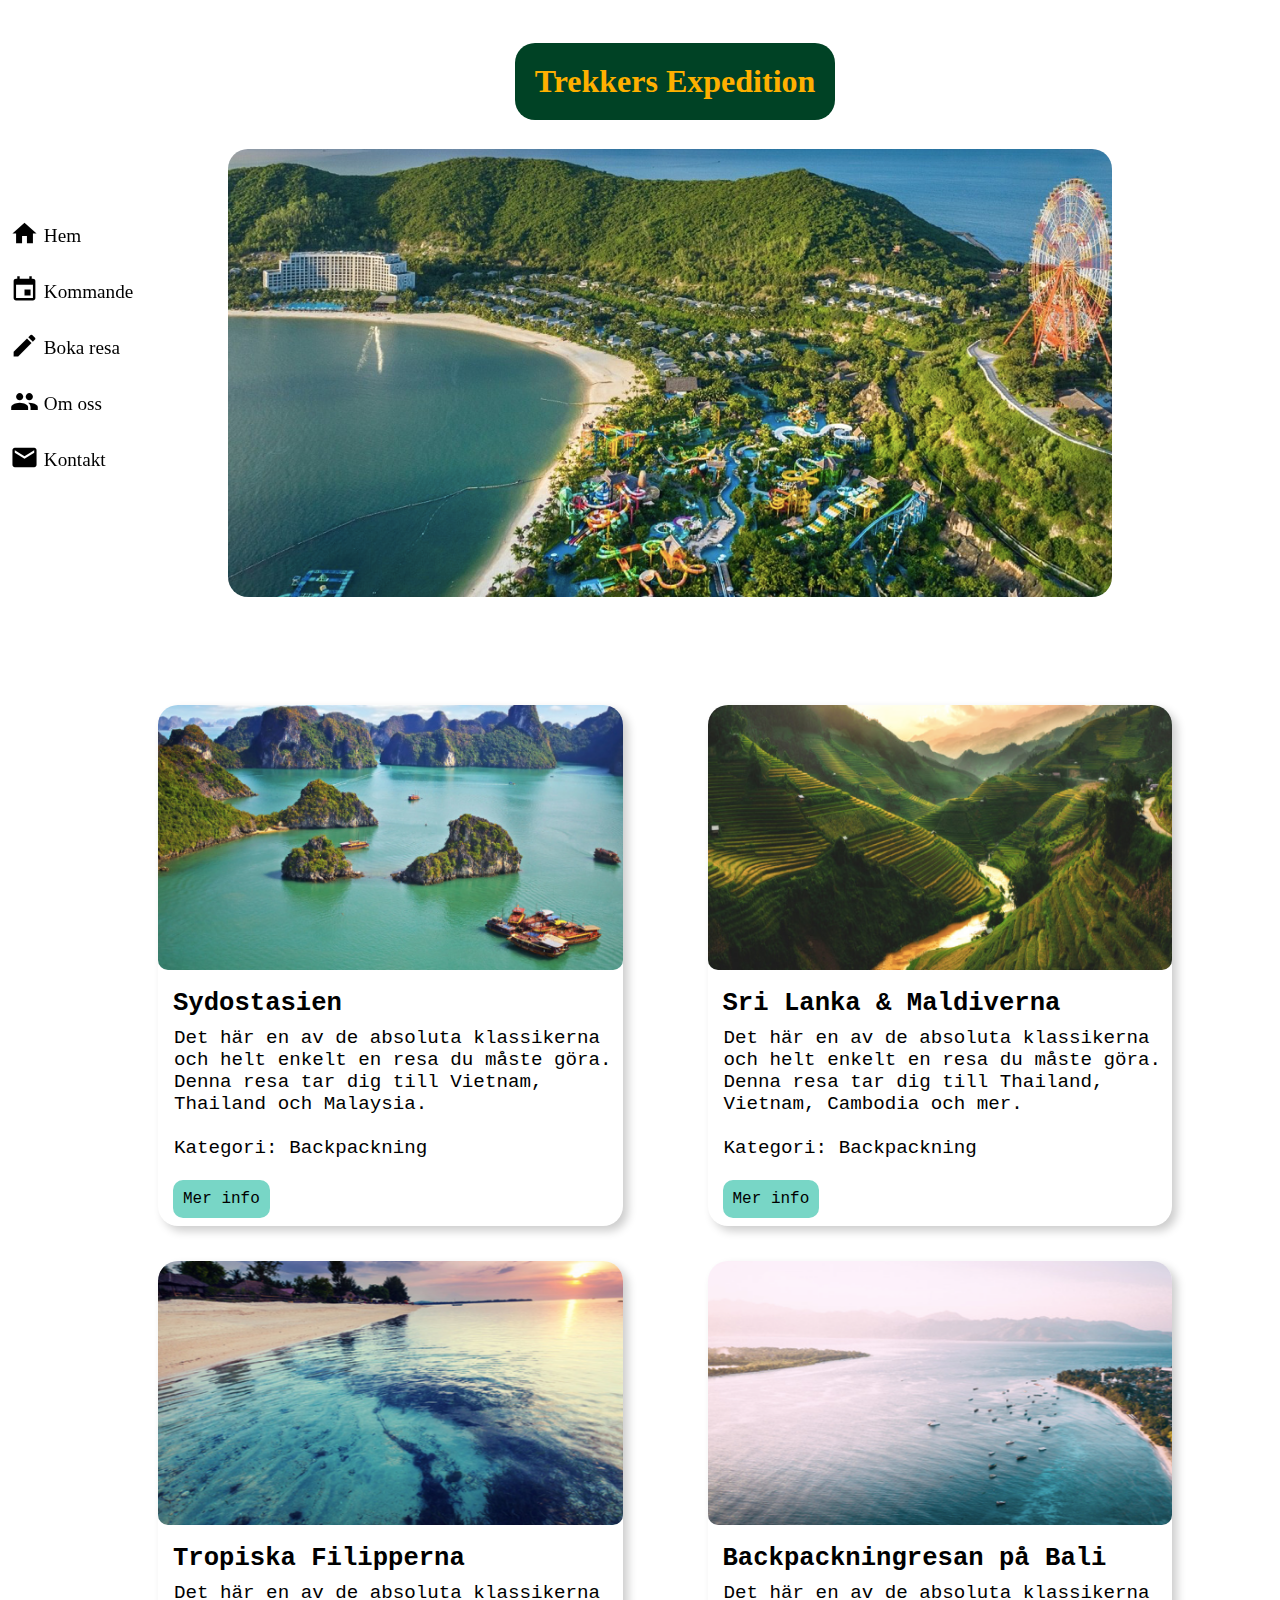
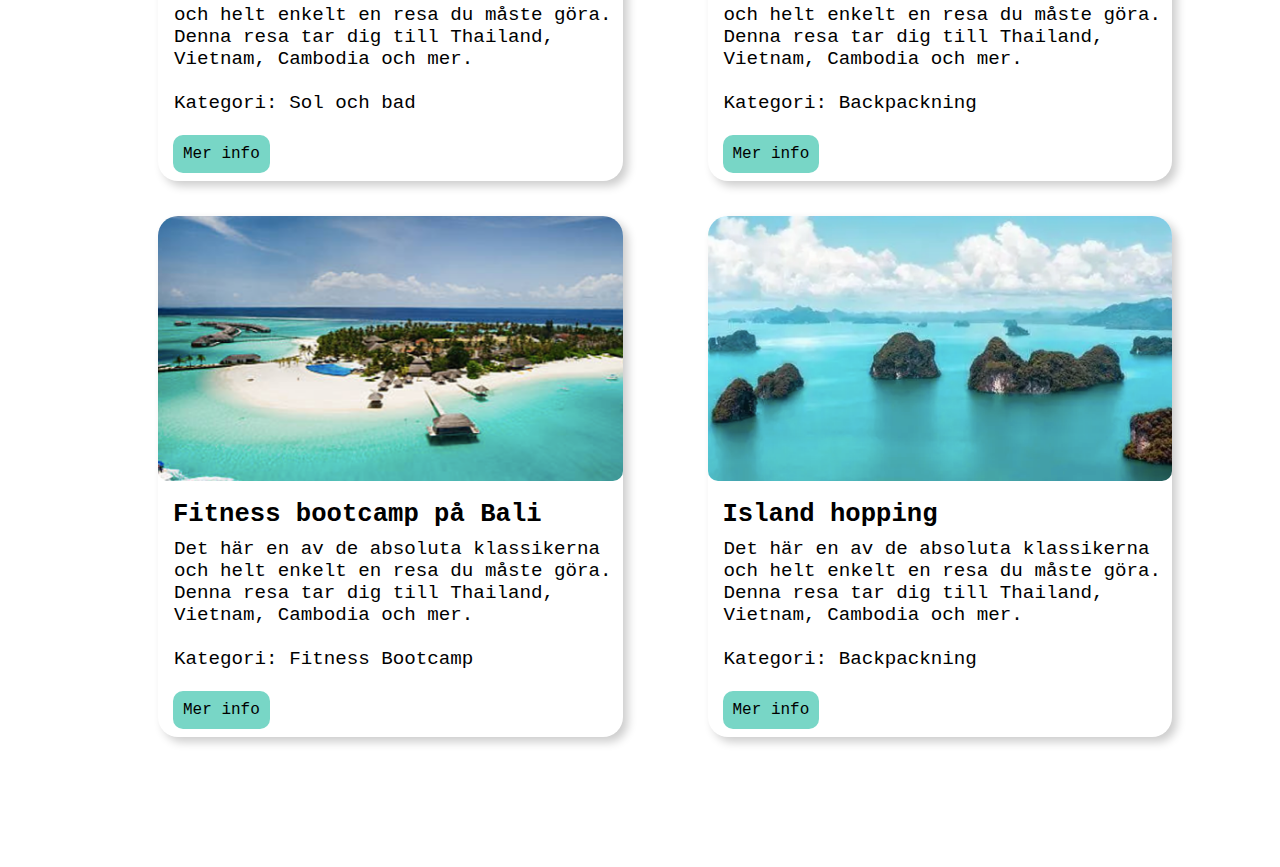
<file: 1.Mainwebsite/index.html>
<!DOCTYPE html>
<html lang="en">
<head>
    <link rel="stylesheet" href="https://fonts.googleapis.com/icon?family=Material+Icons">
    <link rel="stylesheet" href="styles.css">
    <link rel="stylesheet" href="styles.scss">
    <meta charset="UTF-8">
    <meta name="viewport" content="width=device-width, initial-scale=1.0">
    <title>Trekkers Expedition</title>
</head>
<body>
    <!-- Title and first image -->
    <header class="title">
        <h1>Trekkers Expedition</h1>
        <div class="title">
            <img class="header-image"
            src="/header.png" 
            alt="Ett berg med växtlighet och strand">
        </div>  
    </header>

    <!-- Side navigation -->
    <aside>
        <nav class="sidebar">
            <ul class="sidebar-menu">
                <!-- Link 1 -->
            <li class="links">
                <a href="/1.MainWebsite/index.html">
                    <span>
                        <i class="material-icons">home</i>
                    </span>
                    Hem
                </a>
            </li>
            <!-- Link 2 -->
            <li class="links">
                <a href="#">
                    <span>
                        <i class="material-icons">event</i>
                    </span>
                    Kommande
                </a>
            </li>
            
            <!-- Link 3 -->
            <li class="links">
                <a href="/3.EventForm/eventform.html">
                    <span>
                        <i class="material-icons">create</i>
                    </span>
                    Boka resa
                </a>
            </li>
            
            <!-- Link 4 -->
            <li class="links">
                <a href="/4.AboutUs/aboutus.html">
                    <span>
                        <i class="material-icons">people</i>
                    </span>
                    Om oss
                </a>
            </li>
            
            <!-- Link 5 -->
            <li class="links">
                <a href="#">
                    <span>
                        <i class="material-icons">email</i>
                    </span>
                    Kontakt
                </a>
            </li>
        </ul>    
    </nav>
</aside>

    <!-- Photo 1 -->
<main class="pic-container">
<div class="pic-item"> 
    <img src="/bild1.png" 
    alt="Hav öar med berg på">
    <p class="image-title">Sydostasien</p>
    <p class="image-details"><br>Det här en av de absoluta klassikerna och helt enkelt en resa du måste göra. Denna resa tar dig till Vietnam, Thailand och Malaysia. <br><br>Kategori: Backpackning<br></p>
    <a class="image-bookbutton" href="/2.EventDetailPage/detailpage.html">Mer info</a><br><br>
</div>

<!-- Photo 2 -->
<div class="pic-item"> 
    <img src="/bild2.png" 
    alt="Risfält med en å i mitten">
    <p class="image-title">Sri Lanka & Maldiverna</p>
    <p class="image-details"><br>Det här en av de absoluta klassikerna och helt enkelt en resa du måste göra. Denna resa tar dig till Thailand, Vietnam, Cambodia och mer.<br><br>Kategori: Backpackning<br>
    </p>
    <a class="image-bookbutton" href="/2.EventDetailPage/detailpage.html">Mer info</a><br><br> 
</div>

<!-- Photo 3 -->
<div class="pic-item"> 
    <img src="/bild3.png" 
    alt="Strand med klarblått vatten">
    <p class="image-title">Tropiska Filipperna</p>
    <p class="image-details"><br>Det här en av de absoluta klassikerna och helt enkelt en resa du måste göra. Denna resa tar dig till Thailand, Vietnam, Cambodia och mer. <br><br>Kategori: Sol och bad<br></p>
    <a class="image-bookbutton" href="/2.EventDetailPage/detailpage.html">Mer info</a><br><br>
</div>

<!-- Photo 4 -->
<div class="pic-item"> 
    <img src="/bild4.png" 
    alt="Havet i bali med båtar">
    <p class="image-title">Backpackningresan på Bali</p>
    <p class="image-details"><br>Det här en av de absoluta klassikerna och helt enkelt en resa du måste göra. Denna resa tar dig till Thailand, Vietnam, Cambodia och mer. <br><br>Kategori: Backpackning<br></p>
    <a class="image-bookbutton" href="/2.EventDetailPage/detailpage.html">Mer info</a><br><br>
</div>

<!-- Photo 5 -->
<div class="pic-item"> 
    <img src="/bild5.png" 
    alt="En ön i bali med finkornig strand med klarblått vatten">
    <p class="image-title">Fitness bootcamp på Bali</p>
    <p class="image-details"><br>Det här en av de absoluta klassikerna och helt enkelt en resa du måste göra. Denna resa tar dig till Thailand, Vietnam, Cambodia och mer. <br><br>Kategori: Fitness Bootcamp<br></p>
    <a class="image-bookbutton" href="/2.EventDetailPage/detailpage.html">Mer info</a><br><br>
</div>

<!-- Photo 6 -->
<div class="pic-item"> 
    <img src="/bild6.png" 
    alt="Flera mindre berg mitt i havet.">
    <p class="image-title">Island hopping</p>
    <p class="image-details"><br>Det här en av de absoluta klassikerna och helt enkelt en resa du måste göra. Denna resa tar dig till Thailand, Vietnam, Cambodia och mer. <br><br>Kategori: Backpackning<br></p>
    <a class="image-bookbutton" href="/2.EventDetailPage/detailpage.html">Mer info</a><br><br>
</div>
</main>
</file>
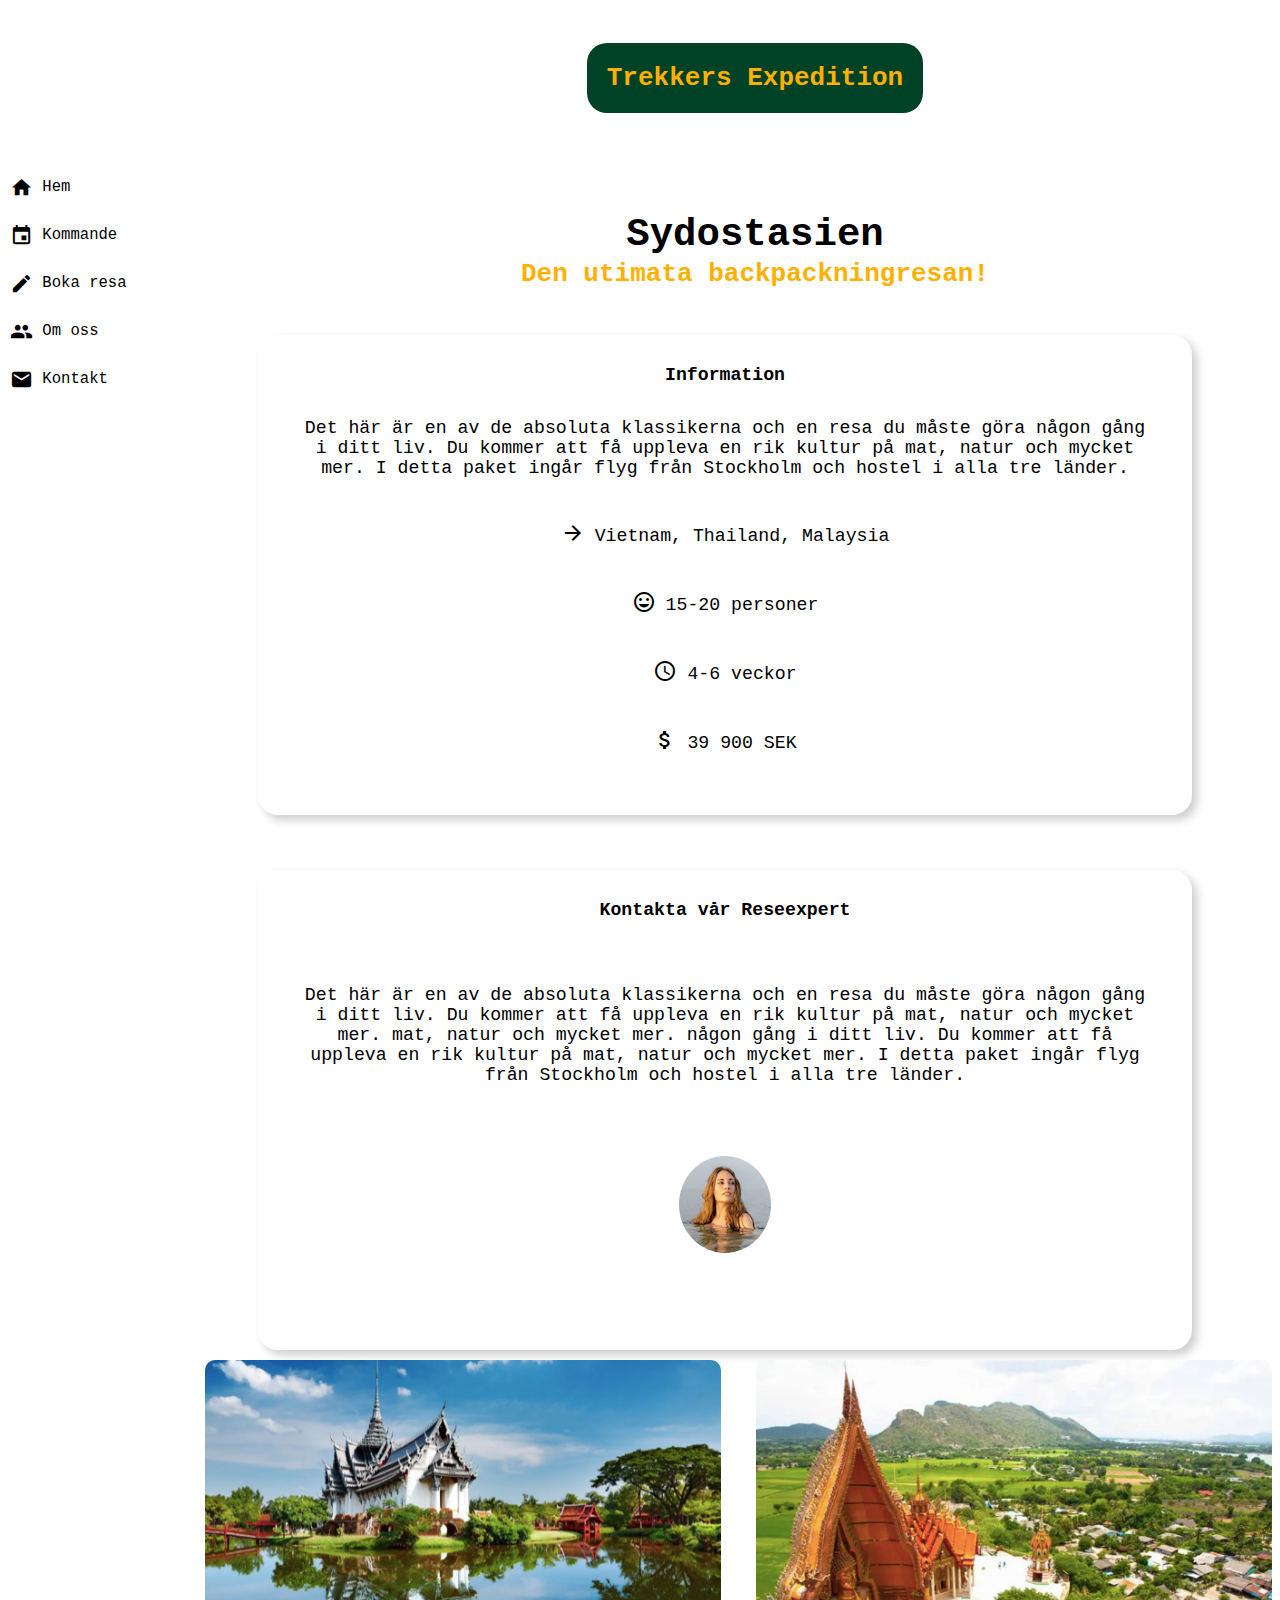
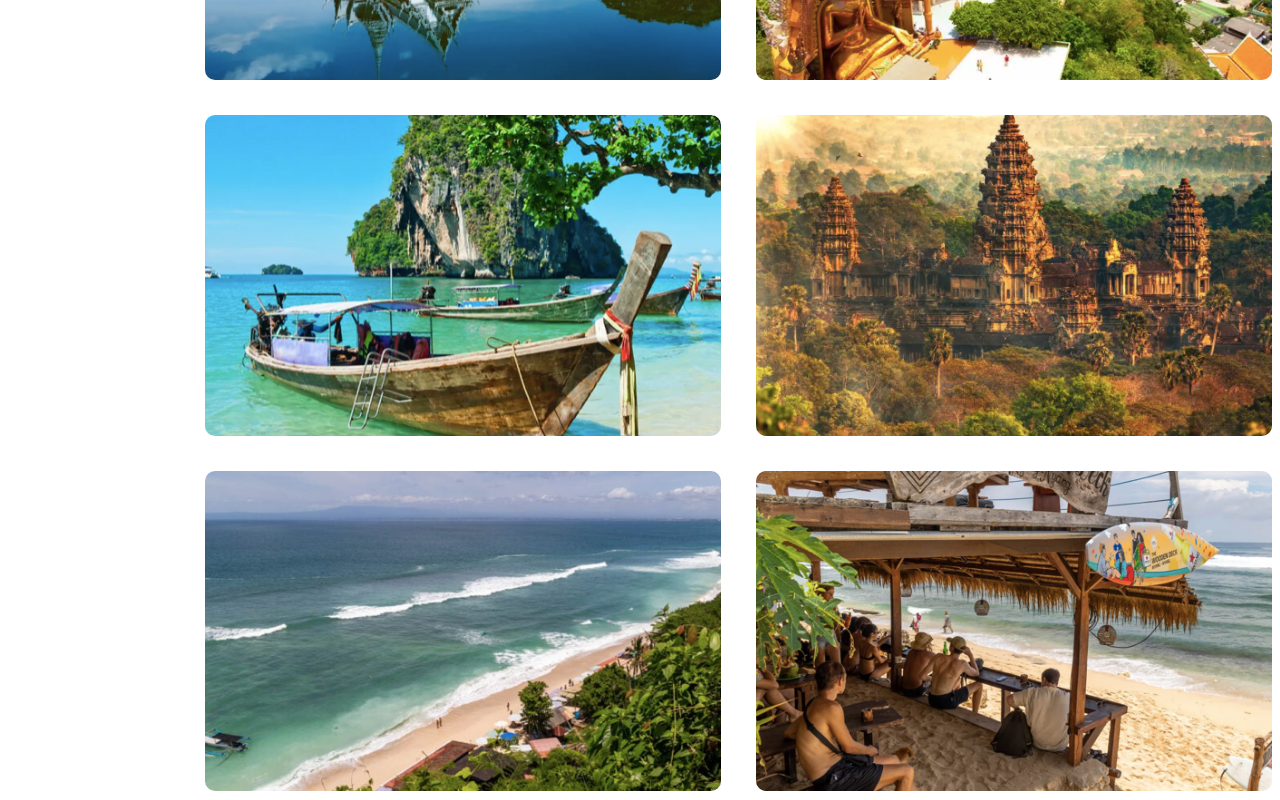
<file: 2. Event detail page/detailpage.html>
<!DOCTYPE html>
<html lang="en">
<head>
    <link rel="stylesheet" href="https://fonts.googleapis.com/icon?family=Material+Icons">
    <link rel="stylesheet" href="detailpage.scss">
    <link rel="stylesheet" href="detailpage.css">
    <meta charset="UTF-8">
    <meta name="viewport" content="width=device-width, initial-scale=1.0">
    <title>Trekkers Expedition</title>
</head>
<body>
    <header class="title">
        <h1>Trekkers Expedition</h1>
    </header>
    <h2>Sydostasien</h2>
    <div class="info-under-title">
        <p>
            Den utimata backpackningresan! 
        </p>
    </div>

    <!-- Side navigation -->
    <aside>
        <nav class="sidebar">
            <ul class="sidebar-menu">
                <!-- Link 1 -->
                <li class="links">
                    <a href="#" target="_blank">
                        <span>
                            <i class="material-icons">home</i>
                        </span>
                        Hem
                    </a>
                </li>
                <!-- Link 2 -->
                <li class="links">
                    <a href="#">
                        <span>
                            <i class="material-icons">event</i>
                        </span>
                        Kommande
                    </a>
                </li>
                
            <!-- Link 3 -->
            <li class="links">
                <a href="/3. Event form/eventform.html">
                    <span>
                        <i class="material-icons">create</i>
                    </span>
                    Boka resa
                </a>
            </li>
            
            <!-- Link 4 -->
            <li class="links">
                <a href="/4. About us/aboutus.html">
                    <span>
                        <i class="material-icons">people</i>
                    </span>
                    Om oss
                </a>
            </li>
            
            <!-- Link 5 -->
            <li class="links">
                <a href="#">
                    <span>
                        <i class="material-icons">email</i>
                    </span>
                    Kontakt
                </a>
            </li>
        </ul>    
    </nav>
</aside>
    
    <!-- Event Details Section -->
    <main class="event-details">
        <div class="event-details-list">
            <p class="event-detail-title">Information</p>
            <li>Det här är en av de absoluta klassikerna och en resa du måste göra någon gång i ditt liv. Du kommer att få uppleva en rik kultur på mat, natur och mycket mer. I detta paket ingår flyg från Stockholm och hostel i alla tre länder.</li>
            <li><i class="material-icons">arrow_forward</i>Vietnam, Thailand, Malaysia</li>
            <li><i class="material-icons">insert_emoticon</i>15-20 personer</li>
            <li><i class="material-icons">access_time</i>4-6 veckor</li>
            <li><i class="material-icons">attach_money</i>39 900 SEK</li>
        </div>

        <div class="event-details-list">
            <p class="event-detail-title1">Kontakta vår Reseexpert</p>
            <p class="reseexpert-p">Det här är en av de absoluta klassikerna och en resa du måste göra någon gång i ditt liv. Du kommer att få uppleva en rik kultur på mat, natur och mycket mer. mat, natur och mycket mer. någon gång i ditt liv. Du kommer att få uppleva en rik kultur på mat, natur och mycket mer. I detta paket ingår flyg från Stockholm och hostel i alla tre länder.</p>
            <img class="reseexpert-img" src="/bild22.png" alt="Reseexpert"> 
        </div>
    </main>

    <!-- Main Feed Section -->
    <div class="main-feed">
        <img src="/1bild.png" alt="Ett hus omringat med vatten och växlighet">
        <img src="/2bild.png" alt="En stor Buddha med små hus framför">
        <img src="/3bild.png" alt="Båt i klarblått vatten">
        <img src="/4bild.png" alt="Ett tempel med solnedgång bakom">
        <img src="/5bild.png" alt="Strand med turkos vatten med vågor">
        <img src="/6bild.png" alt="Bar på strand">
    </div>
</body>
</html>
</file>
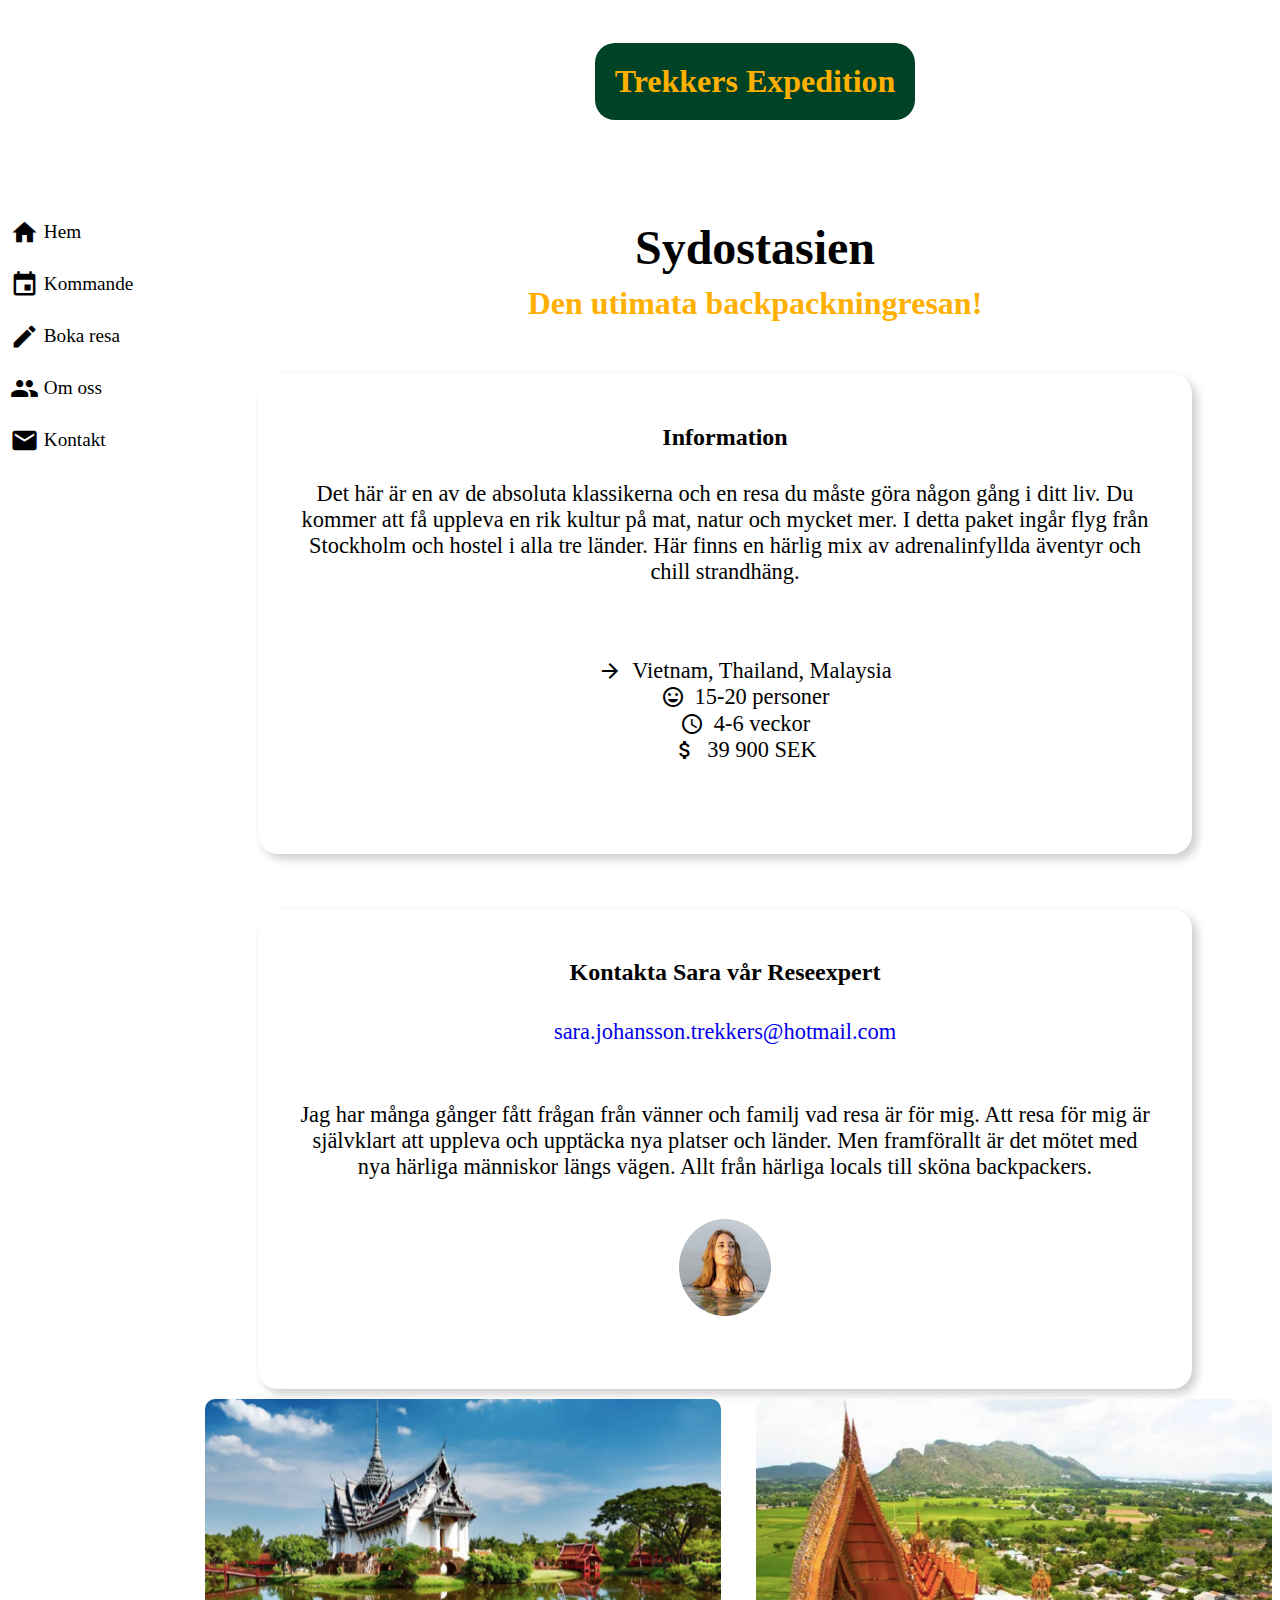
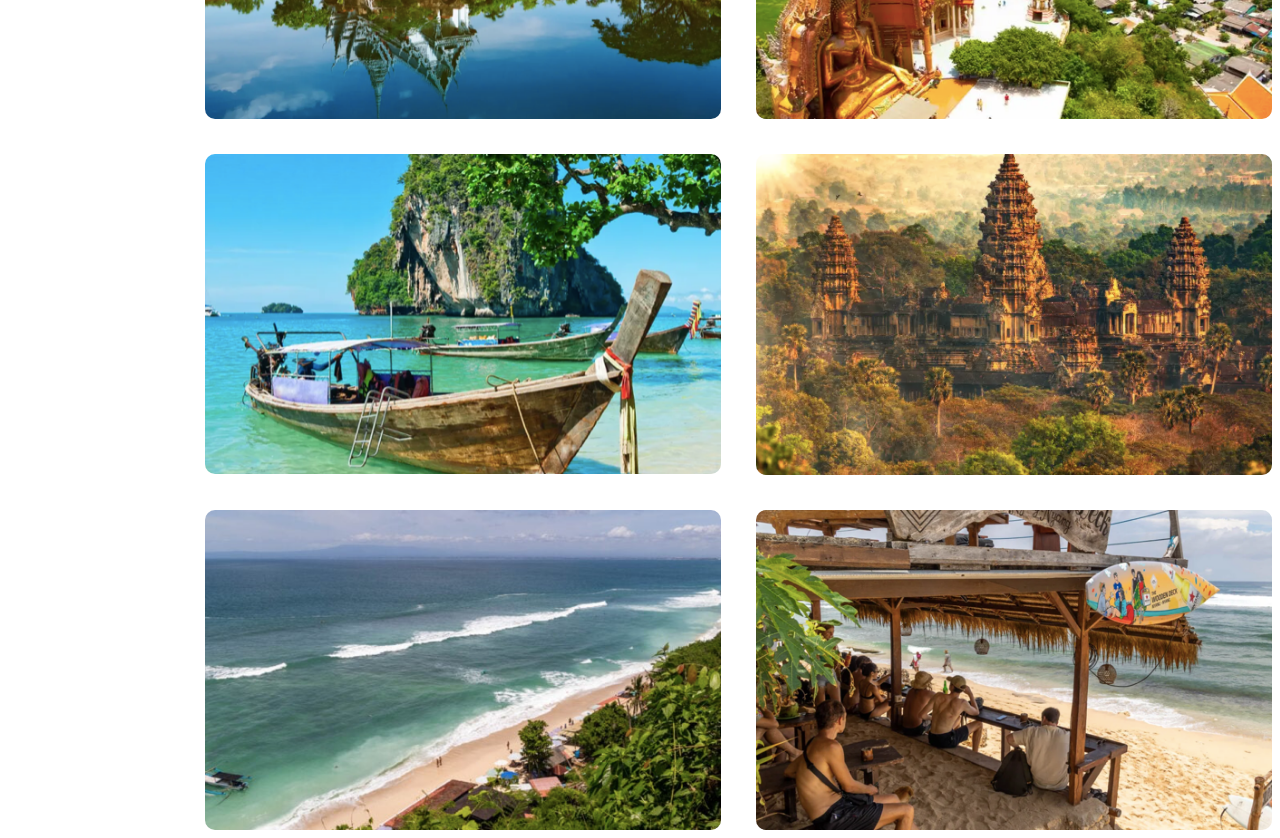
<file: 2.EventDetailPage/detailpage.html>
<!DOCTYPE html>
<html lang="en">
<head>
    <link rel="stylesheet" href="https://fonts.googleapis.com/icon?family=Material+Icons">
    <link rel="stylesheet" href="detailpage.scss">
    <link rel="stylesheet" href="detailpage.css">
    <meta charset="UTF-8">
    <meta name="viewport" content="width=device-width, initial-scale=1.0">
    <title>Trekkers Expedition</title>
</head>
<body>
    <header class="title">
        <h1>Trekkers Expedition</h1>
    </header>
    <h2>Sydostasien</h2>
    <div class="info-under-title">
        <p>
            Den utimata backpackningresan! 
        </p>
    </div>

    <!-- Side navigation -->
    <aside>
        <nav class="sidebar">
            <ul class="sidebar-menu">
                <!-- Link 1 -->
                <li class="links">
                    <a href="/1.MainWebsite/index.html">
                        <span>
                            <i class="material-icons">home</i>
                        </span>
                        Hem
                    </a>
                </li>
                <!-- Link 2 -->
                <li class="links">
                    <a href="#">
                        <span>
                            <i class="material-icons">event</i>
                        </span>
                        Kommande
                    </a>
                </li>
                
            <!-- Link 3 -->
            <li class="links">
                <a href="/3.EventForm/eventform.html">
                    <span>
                        <i class="material-icons">create</i>
                    </span>
                    Boka resa
                </a>
            </li>
            
            <!-- Link 4 -->
            <li class="links">
                <a href="/4.AboutUs/aboutus.html">
                    <span>
                        <i class="material-icons">people</i>
                    </span>
                    Om oss
                </a>
            </li>
            
            <!-- Link 5 -->
            <li class="links">
                <a href="#">
                    <span>
                        <i class="material-icons">email</i>
                    </span>
                    Kontakt
                </a>
            </li>
        </ul>    
    </nav>
</aside>
    
    <!-- Event Details Section -->
    <main class="event-details">
        <div class="event-details-list">
            <h2>Information</h2>
            <p class="information-under-title">Det här är en av de absoluta klassikerna och en resa du måste göra någon gång i ditt liv. Du kommer att få uppleva en rik kultur på mat, natur och mycket mer. I detta paket ingår flyg från Stockholm och hostel i alla tre länder.  Här finns en härlig mix av adrenalinfyllda äventyr och chill strandhäng.</p>
            <ul>
                <li><i class="material-icons">arrow_forward</i>Vietnam, Thailand, Malaysia</li>
                <li><i class="material-icons">insert_emoticon</i>15-20 personer</li>
                <li><i class="material-icons">access_time</i>4-6 veckor</li>
                <li><i class="material-icons">attach_money</i>39 900 SEK</li>
            </ul>
        </div>

        <div class="event-details-list">
            <h2>Kontakta Sara vår Reseexpert</h2>
            <a href="mailto:sara.johansson.trekkers.@hotmail.com">sara.johansson.trekkers@hotmail.com</a>
            <p class="reseexpert-p">Jag har många gånger fått frågan från vänner och familj vad resa är för mig. Att resa för mig är självklart att uppleva och upptäcka nya platser och länder. Men framförallt är det mötet med nya härliga människor längs vägen. Allt från härliga locals till sköna backpackers.</p>
            <img class="reseexpert-img" src="/bild22.png" alt="Reseexpert"> 
        </div>
    </main>

    <!-- Main Feed Section -->
    <div class="main-feed">
        <img src="/1bild.png" alt="Ett hus omringat med vatten och växlighet">
        <img src="/2bild.png" alt="En stor Buddha med små hus framför">
        <img src="/3bild.png" alt="Båt i klarblått vatten">
        <img src="/4bild.png" alt="Ett tempel med solnedgång bakom">
        <img src="/5bild.png" alt="Strand med turkos vatten med vågor">
        <img src="/6bild.png" alt="Bar på strand">
    </div>
</body>
</html>
</file>
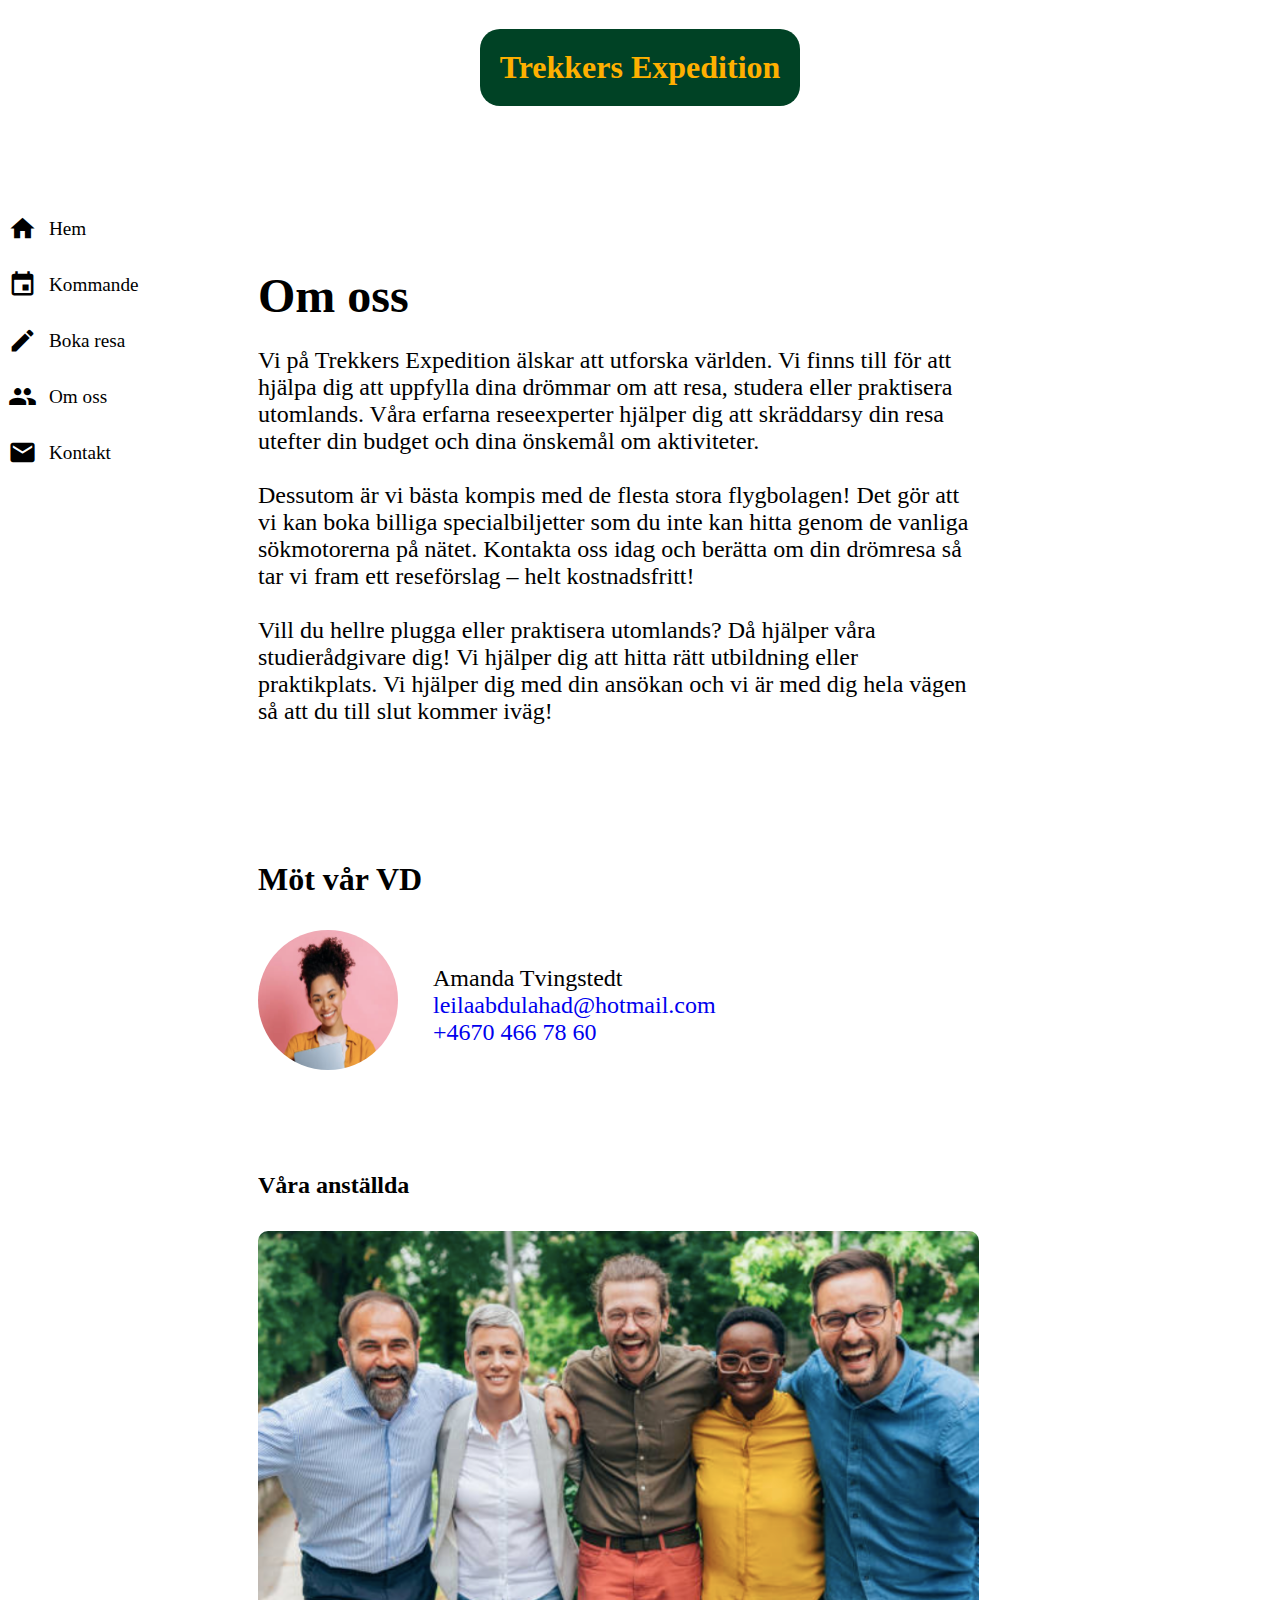
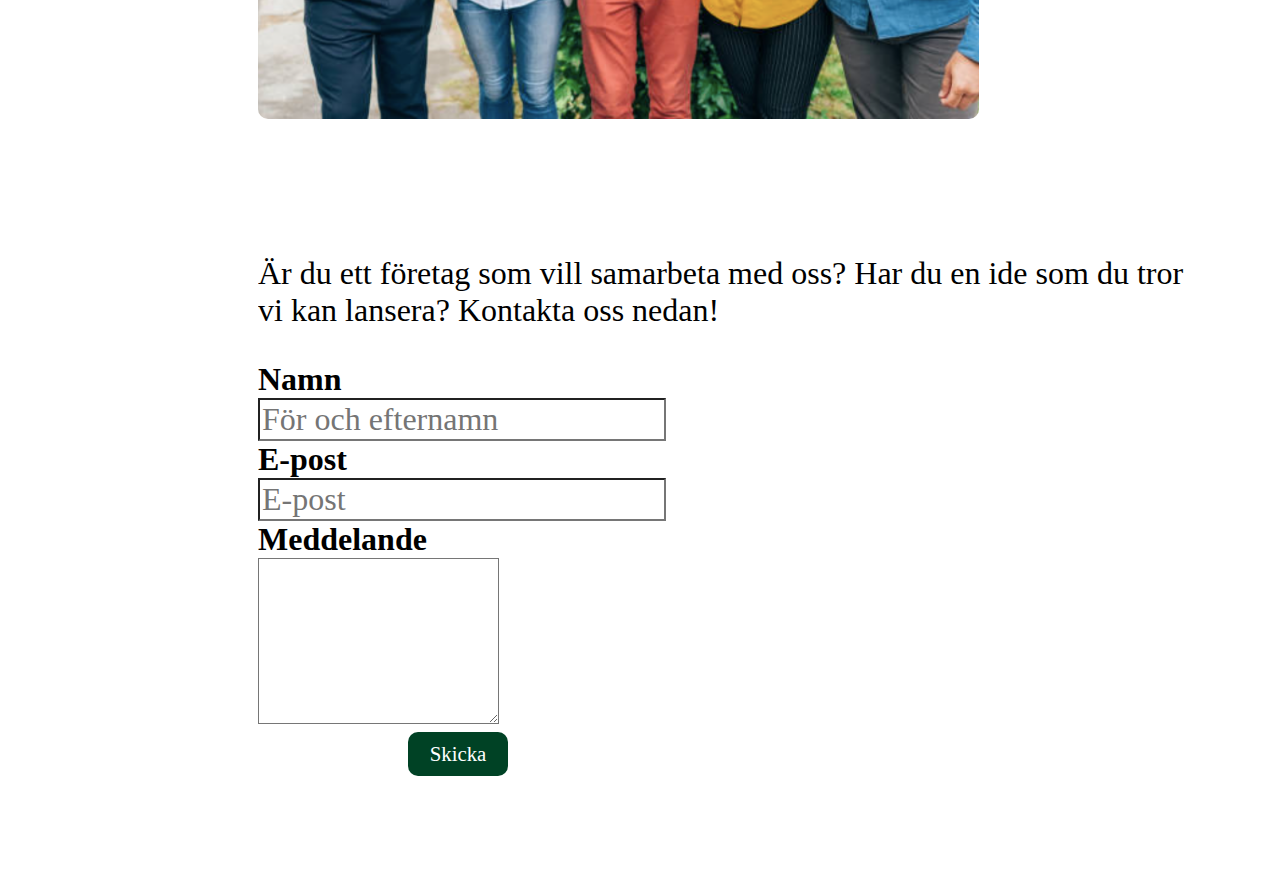
<file: 4. About us/aboutus.html>
<!DOCTYPE html>
<html lang="en">
<head>
    <meta charset="UTF-8">
    <meta name="viewport" content="width=device-width, initial-scale=1.0">
    <link rel="stylesheet" href="https://fonts.googleapis.com/icon?family=Material+Icons">
    <link rel="stylesheet" href="aboutus.css">
    <link rel="stylesheet" href="aboutus.scss">

    <title>Trekkers Expedition</title>
    <!-- Favicon -->
    <link rel="icon" href="">
</head>



<body>
    
    <nav class="sidebar">
        <ul>
            <li>
                <span>
                    <i class="material-icons">home</i>
                </span>
                <a href="">Hem</a>
            </li>
            
            <li>
                <span>
                    <i class="material-icons">event</i>
                </span>
                <a href="">Kommande</a>
            </li>
            
            <li>
                <span>
                    <i class="material-icons">create</i>
                </span>
                <a href="/3. Event form/eventform.html">Boka resa</a>
            </li>
            
            <li>
                <span>
                    <i class="material-icons">people</i>
                </span>
                <a href="/4. About us/aboutus.html">Om oss</a>
            </li>
            
            <li>
                <span>
                    <i class="material-icons">email</i>

                </span>
            <a href="">Kontakt</a>
        </li>
    </ul>
</nav>
<header>
    <h1>Trekkers Expedition</h1>
</header>

<main class="about-us">
    <section>
        <div class="about-us-info">
            <h2>Om oss</h2>
            <p>Vi på Trekkers Expedition älskar att utforska världen. Vi finns till för att hjälpa dig att uppfylla dina drömmar om att resa, studera eller praktisera utomlands. Våra erfarna reseexperter hjälper dig att skräddarsy din resa utefter din budget och dina önskemål om aktiviteter.<br><br> Dessutom är vi bästa kompis med de flesta stora flygbolagen! Det gör att vi kan boka billiga specialbiljetter som du inte kan hitta genom de vanliga sökmotorerna på nätet. Kontakta oss idag och berätta om din drömresa så tar vi fram ett reseförslag – helt kostnadsfritt!<br><br> Vill du hellre plugga eller praktisera utomlands? Då hjälper våra studierådgivare dig! Vi hjälper dig att hitta rätt utbildning eller praktikplats. Vi hjälper dig med din ansökan och vi är med dig hela vägen så att du till slut kommer iväg! </p>
            <h3>Möt vår VD</h3>
        </div>




        
            <!-- VD info och bild -->
        <div class="about-us-vd">
            <img src="/vdphoto.png" 
            alt="Bild på VD" 
            class="bild1">
            <!-- Lägg till detta! -->
            <p class="vd-info">
                Amanda Tvingstedt
                <a href="mailto:leilaabdulahad@hotmail.com">leilaabdulahad@hotmail.com</a>
                <a href="tel: +46704667860">+4670 466 78 60</a>
            </p>
        </div>

        <!-- Bild på teamet -->
        <div class="about-us-team">
            <h4>Våra anställda</h4>
            <img src="/teamphoto.png" 
            alt="Bild på teamet"
            class="bild2">
        </div>
        
        
        <!-- Contact form -->
        <form class="contact-form">
            <p>Är du ett företag som vill samarbeta med oss? Har du en ide som du tror vi kan lansera? Kontakta oss nedan!</p>
            <div class="form-group name-input">
                <label for="name">Namn</label><br>
                <input type="text" 
                id="name" 
                name="name" 
                placeholder="För och efternamn" 
                required> <br>
            
                <label for="email">E-post</label><br>
                <input type="email" 
                id="email" 
                name="email" 
                placeholder="E-post" 
                required>
            </div>
        
            <div>
                <label for="message">Meddelande</label><br>
                <textarea name="message" 
                id="message" 
                cols="30" 
                rows="10"
                required>
            </textarea>
            </div>

            <button class="contact-form-button">
                Skicka
            </button>

        </form>
    </section>
</main>






</body>
</html>
</file>
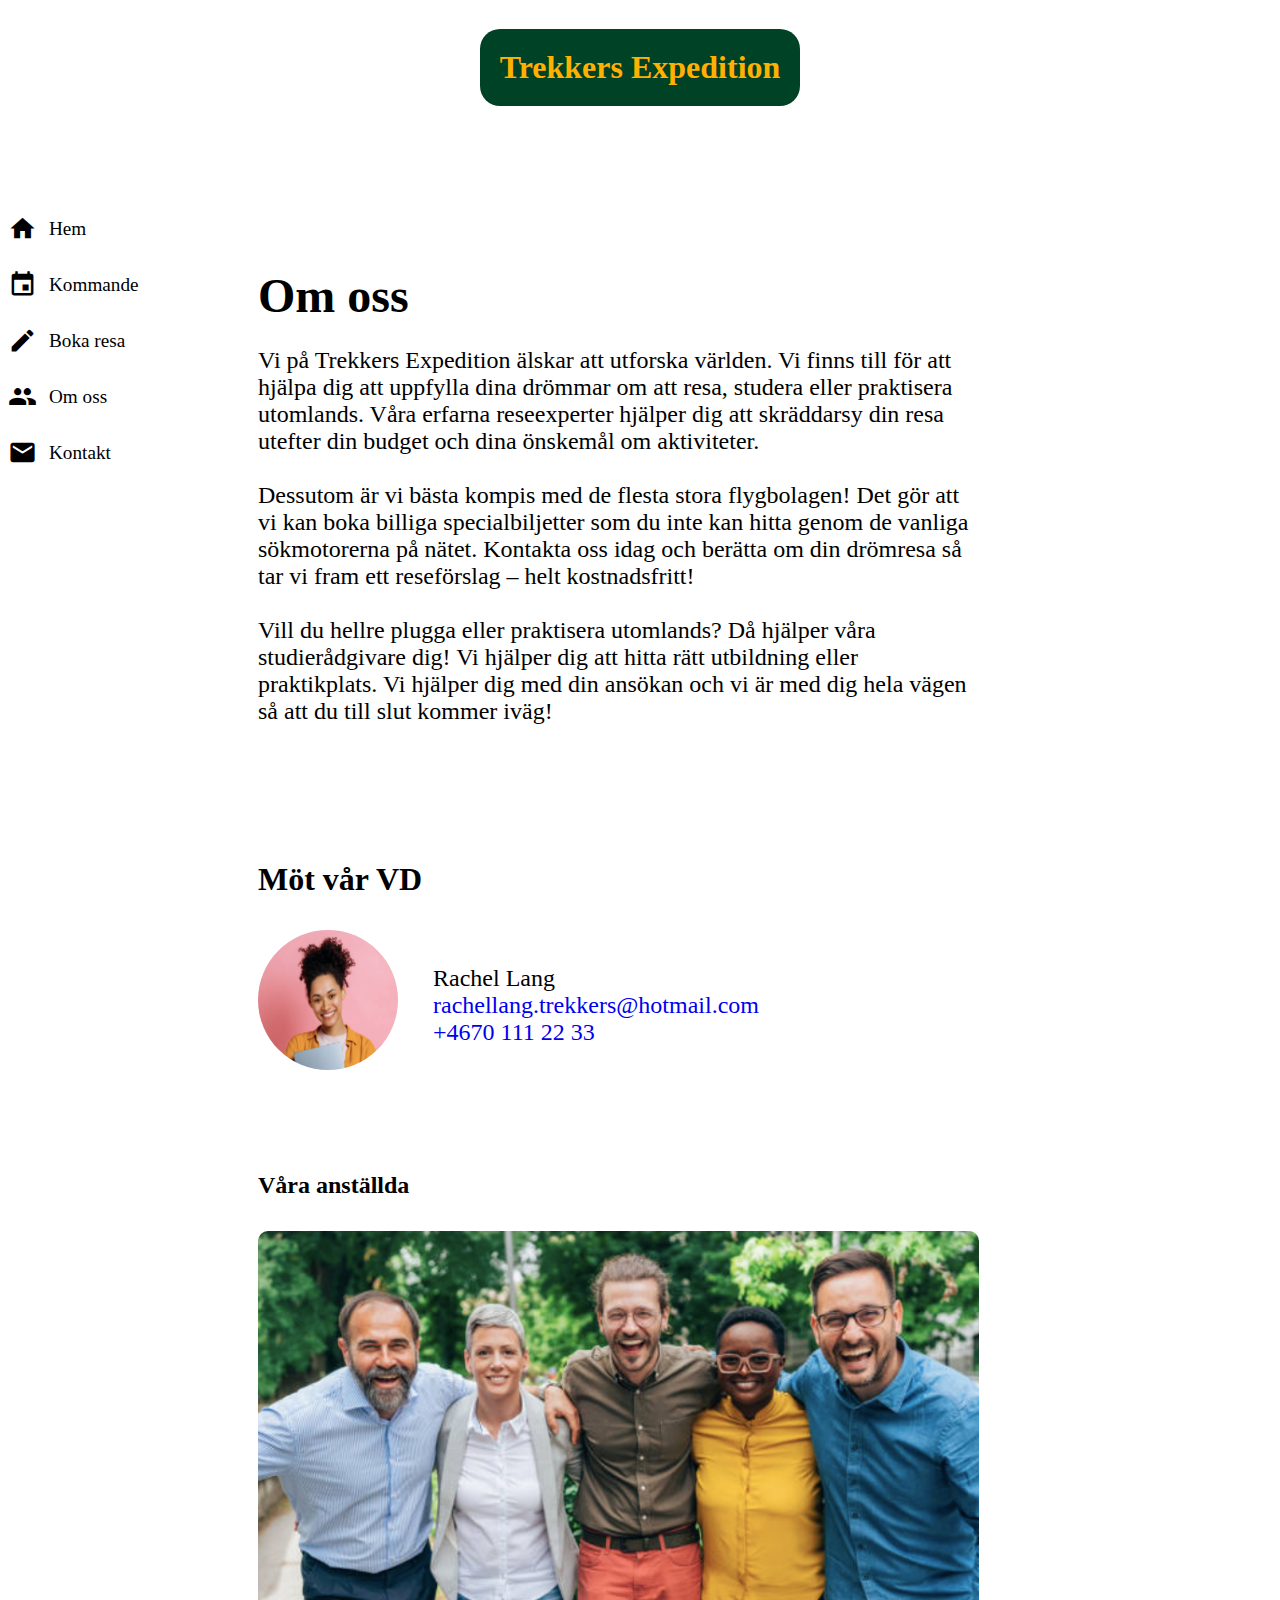
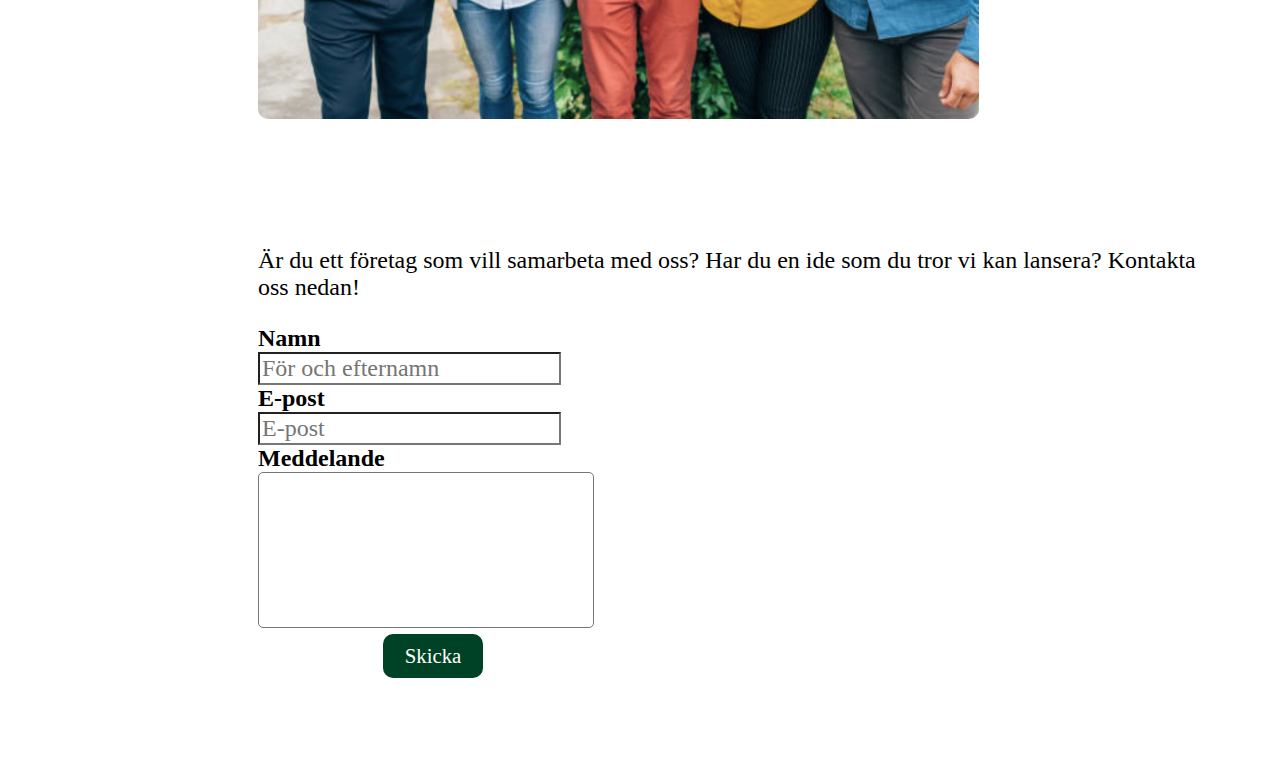
<file: 4.AboutUs/aboutus.html>
<!DOCTYPE html>
<html lang="en">
<head>
    <meta charset="UTF-8">
    <meta name="viewport" content="width=device-width, initial-scale=1.0">
    <link rel="stylesheet" href="https://fonts.googleapis.com/icon?family=Material+Icons">
    <link rel="stylesheet" href="aboutus.css">
    <link rel="stylesheet" href="aboutus.scss">
    <title>Trekkers Expedition</title>
</head>



<body>
    
    <nav class="sidebar">
        <ul>
            <li>
                <span>
                    <i class="material-icons">home</i>
                </span>
                <a href="/1.MainWebsite/index.html">Hem</a>
            </li>
            
            <li>
                <span>
                    <i class="material-icons">event</i>
                </span>
                <a href="">Kommande</a>
            </li>
            
            <li>
                <span>
                    <i class="material-icons">create</i>
                </span>
                <a href="/3.EventForm/eventform.html">Boka resa</a>
            </li>
            
            <li>
                <span>
                    <i class="material-icons">people</i>
                </span>
                <a href="/4.AboutUs/aboutus.html">Om oss</a>
            </li>
            
            <li>
                <span>
                    <i class="material-icons">email</i>

                </span>
            <a href="">Kontakt</a>
        </li>
    </ul>
</nav>
<header>
    <h1>Trekkers Expedition</h1>
</header>

<main class="about-us">
    <section>
        <div class="about-us-info">
            <h2>Om oss</h2>
            <p>Vi på Trekkers Expedition älskar att utforska världen. Vi finns till för att hjälpa dig att uppfylla dina drömmar om att resa, studera eller praktisera utomlands. Våra erfarna reseexperter hjälper dig att skräddarsy din resa utefter din budget och dina önskemål om aktiviteter.<br><br> Dessutom är vi bästa kompis med de flesta stora flygbolagen! Det gör att vi kan boka billiga specialbiljetter som du inte kan hitta genom de vanliga sökmotorerna på nätet. Kontakta oss idag och berätta om din drömresa så tar vi fram ett reseförslag – helt kostnadsfritt!<br><br> Vill du hellre plugga eller praktisera utomlands? Då hjälper våra studierådgivare dig! Vi hjälper dig att hitta rätt utbildning eller praktikplats. Vi hjälper dig med din ansökan och vi är med dig hela vägen så att du till slut kommer iväg! </p>
            <h3>Möt vår VD</h3>
        </div>




        
            <!-- VD info och bild -->
        <div class="about-us-vd">
            <img src="/vdphoto.png" 
            alt="Bild på VD" 
            class="bild1">
            <!-- Lägg till detta! -->
            <p class="vd-info">
                Rachel Lang
                <a href="mailto:rachellang.trekkers.expedition@hotmail.com">rachellang.trekkers@hotmail.com</a>
                <a href="tel:+46701112233">+4670 111 22 33</a>
            </p>
        </div>

        <!-- Bild på teamet -->
        <div class="about-us-team">
            <h4>Våra anställda</h4>
            <img src="/teamphoto.png" 
            alt="Bild på teamet"
            class="bild2">
        </div>
        
        
        <!-- Contact form -->
        <form class="contact-form">
            <p>Är du ett företag som vill samarbeta med oss? Har du en ide som du tror vi kan lansera? Kontakta oss nedan!</p>
            <div class="form-group name-input">
                <label for="name">Namn</label><br>
                <input type="text" 
                id="name" 
                name="name" 
                placeholder="För och efternamn" 
                required> <br>
            
                <label for="email">E-post</label><br>
                <input type="email" 
                id="email" 
                name="email" 
                placeholder="E-post" 
                required>
            </div>
        
            <div>
                <label for="message">Meddelande</label><br>
                <textarea name="message" 
                id="message" 
                cols="30" 
                rows="10"
                required>
            </textarea>
            </div>

            <button class="contact-form-button">
                Skicka
            </button>

        </form>
    </section>
</main>






</body>
</html>
</file>
<file: 1.Mainwebsite/styles.css>
* {
  list-style: none;
  text-decoration: none;
  font-family: serif;
}

h1 {
  display: inline-block;
  margin-top: 35px;
  margin-left: 70px;
  font-size: 2rem;
  color: #FFB000;
  background-color: #004225;
  border-radius: 20px;
  padding: 20px;
}

.title {
  text-align: center;
  font-size: 1.7rem;
  margin: 0;
  padding: 0;
  font-family: monospace;
}
.title .header-image {
  width: 70%;
  height: auto;
  border-radius: 20px;
  margin-top: 8px;
  margin-left: 60px;
  align-items: center;
}

.sidebar {
  position: fixed;
  width: 250px;
  top: 0;
  left: 0;
  padding: 0;
  margin-top: 190px;
  margin-left: -45px;
  height: 400px;
}
.sidebar .sidebar-menu a {
  display: block;
  padding: 15px;
  font-size: 1.2rem;
  color: black;
  cursor: pointer;
}
.sidebar .sidebar-menu i {
  padding: 0;
  font-size: 1.8rem;
  line-height: 0.9;
  vertical-align: bottom;
  color: black;
  cursor: pointer;
}
.sidebar .sidebar-menu a:hover,
.sidebar .sidebar-menu i:hover {
  color: #a5a5a5;
}

.pic-container {
  display: grid;
  grid-template-columns: repeat(auto-fill, minmax(400px, 1fr));
  gap: 35px;
  padding: 100px;
  align-items: start;
}
.pic-container img {
  width: 100%;
  height: auto;
  border-radius: 10px;
}
.pic-container .pic-item {
  border-radius: 20px;
  box-shadow: 5px 5px 10px rgba(0, 0, 0, 0.2);
  overflow: hidden;
  word-wrap: break-word;
  margin-left: 50px;
}
.pic-container .image-title {
  font-weight: bold;
  font-size: 1.6rem;
  padding: 15px;
  margin: 0;
  font-family: monospace;
}
.pic-container .image-details {
  font-size: 1.2rem;
  padding-right: 38px;
  margin: -28px;
  font-family: monospace;
  margin-left: 16px;
  margin-bottom: 30px;
}
.pic-container .image-bookbutton {
  padding: 10px 10px 10px 10px;
  text-align: center;
  font-size: 1rem;
  font-family: monospace;
  width: 190px;
  height: 110px;
  border-radius: 10px;
  background-color: #78D6C6;
  margin-left: 15px;
  color: #000000;
}
.pic-container .image-bookbutton:hover {
  background-color: #419197;
  cursor: pointer;
}

/*# sourceMappingURL=styles.css.map */
</file>
<file: 2. Event detail page/detailpage.css>
* {
  list-style: none;
  text-decoration: none;
  background-color: #ffffff;
  font-family: monospace;
}

header {
  text-align: center;
}
header h1 {
  display: inline-block;
  margin-top: 35px;
  margin-bottom: 100px;
  font-size: 2rem;
  margin-left: 230px;
  color: #FFB000;
  background-color: #004225;
  border-radius: 20px;
  padding: 20px;
}

h2 {
  font-size: 3rem;
  text-align: center;
  margin-left: 230px;
  margin-top: 0px;
}

.info-under-title {
  text-align: center;
  font-size: 2rem;
  margin-top: -30px;
  font-weight: bold;
  margin-left: 230px;
  color: #FFB000;
}

.sidebar {
  display: flex;
  position: absolute;
  width: 250px;
  inset-block: 0;
  inset-inline-start: 0;
  padding: 0;
  margin-top: 150px;
  margin-left: -45px;
  height: 400px;
}
.sidebar .sidebar-menu a {
  display: block;
  padding: 15px;
  font-size: 1.2rem;
  color: black;
  cursor: pointer;
}
.sidebar .sidebar-menu a i {
  font-size: 1.8rem;
  line-height: 0.7;
  vertical-align: bottom;
  color: rgb(0, 0, 0);
  cursor: pointer;
}
.sidebar .sidebar-menu a:hover,
.sidebar .sidebar-menu a i:hover {
  color: #a5a5a5;
}

.event-details {
  padding: 0 0 160px 200px;
  font-size: 1rem;
  display: grid;
  grid-template-columns: repeat(auto-fill, minmax(550px, 1fr));
  margin-right: 80px;
  margin-left: 50px;
  align-items: start;
  gap: 35px;
}
.event-details .event-details-list i {
  line-height: 1.1;
  vertical-align: bottom;
  margin-right: 10px;
}
.event-details .event-details-list {
  display: grid;
  grid-template-columns: 1fr;
  gap: 20px;
  max-width: 1000px;
  max-height: 500px;
  min-height: 400px;
  text-align: center;
  font-size: 1.4rem;
  font-family: monospace;
  margin-top: 20px;
  padding: 40px;
  box-shadow: 5px 5px 10px rgba(0, 0, 0, 0.2); /* Adjust values as needed */
  border-radius: 20px;
}
.event-details .event-details-list .event-detail-title {
  margin: -10px;
  font-weight: bold;
}
.event-details .event-details-list .event-detail-title1 {
  margin: -10px;
  font-weight: bold;
}
.event-details .event-details-list .reseexpert-p {
  margin-top: -3px;
}
.event-details .event-details-list .reseexpert-img {
  border-radius: 50%;
  margin: 0 auto;
  margin-top: -25px;
  display: block;
}

.main-feed {
  display: grid;
  grid-template-columns: repeat(auto-fill, minmax(400px, 1fr));
  gap: 35px;
  align-items: start;
  margin-top: -150px;
  margin-left: 197px;
}
.main-feed img {
  width: 100%;
  height: auto;
  border-radius: 10px;
}
.main-feed img:hover {
  opacity: 0.7;
  transition: opacity 0.3s;
}

@media (max-width: 768px) {
  .event-details {
    grid-template-columns: repeat(auto-fill, minmax(400px, 1fr)); /* Adjust the column size as needed */
    justify-content: center; /* Center align the boxes on smaller screens */
  }
}

/*# sourceMappingURL=detailpage.css.map */
</file>
<file: 2.EventDetailPage/detailpage.css>
* {
  list-style: none;
  text-decoration: none;
  background-color: #ffffff;
  font-family: serif;
}

header {
  text-align: center;
}
header h1 {
  display: inline-block;
  margin-top: 35px;
  margin-bottom: 100px;
  font-size: 2rem;
  margin-left: 230px;
  color: #FFB000;
  background-color: #004225;
  border-radius: 20px;
  padding: 20px;
}

h2 {
  font-size: 3rem;
  text-align: center;
  margin-left: 230px;
  margin-top: 0px;
}

.info-under-title {
  text-align: center;
  font-size: 2rem;
  margin-top: -30px;
  font-weight: bold;
  margin-left: 230px;
  color: #FFB000;
}

.sidebar {
  display: flex;
  position: fixed;
  width: 250px;
  inset-block: 0;
  inset-inline-start: 0;
  padding: 0;
  margin-top: 190px;
  margin-left: -45px;
  height: 400px;
}
.sidebar .sidebar-menu a {
  display: block;
  padding: 15px;
  font-size: 1.2rem;
  color: black;
  cursor: pointer;
}
.sidebar .sidebar-menu a i {
  font-size: 1.8rem;
  line-height: 0.7;
  vertical-align: bottom;
  color: rgb(0, 0, 0);
  cursor: pointer;
}
.sidebar .sidebar-menu a:hover,
.sidebar .sidebar-menu a i:hover {
  color: #a5a5a5;
}

.event-details {
  padding: 0 0 160px 200px;
  font-size: 1rem;
  display: grid;
  grid-template-columns: repeat(auto-fill, minmax(550px, 1fr));
  margin-right: 80px;
  margin-left: 50px;
  align-items: start;
  gap: 35px;
}
.event-details .event-details-list i {
  line-height: 1.1;
  vertical-align: bottom;
  margin-right: 10px;
}
.event-details .event-details-list {
  display: grid;
  grid-template-columns: 1fr;
  gap: 20px;
  max-width: 1000px;
  max-height: 500px;
  min-height: 400px;
  text-align: center;
  font-size: 1.4rem;
  font-family: monospace;
  margin-top: 20px;
  padding: 40px;
  box-shadow: 5px 5px 10px rgba(0, 0, 0, 0.2);
  border-radius: 20px;
}
.event-details .event-details-list ul {
  margin-top: -10px;
  margin-bottom: 10px;
}
.event-details .event-details-list a {
  margin: -30px;
}
.event-details .event-details-list h2 {
  margin: 10px;
  font-weight: bold;
  font-size: 1.5rem;
}
.event-details .event-details-list .information-under-title {
  padding: 0;
  margin-top: -40px;
}
.event-details .event-details-list .reseexpert-p {
  padding-top: 0px;
  margin: 0;
}
.event-details .event-details-list .reseexpert-img {
  display: block;
  margin: 0 auto;
  margin-top: -15px;
  border-radius: 50%;
}

.main-feed {
  display: grid;
  grid-template-columns: repeat(auto-fill, minmax(400px, 1fr));
  gap: 35px;
  align-items: start;
  margin-top: -150px;
  margin-left: 197px;
}
.main-feed img {
  width: 100%;
  height: auto;
  border-radius: 10px;
}
.main-feed img:hover {
  opacity: 0.7;
  transition: opacity 0.3s;
}

@media (max-width: 768px) {
  .event-details {
    grid-template-columns: repeat(auto-fill, minmax(400px, 1fr));
    justify-content: center;
  }
}

/*# sourceMappingURL=detailpage.css.map */
</file>
<file: 4. About us/aboutus.css>
* {
  text-decoration: none;
  list-style: none;
  font-family: serif;
  background-color: white;
}

.sidebar {
  margin: 190px 0 0 0;
  width: 220px;
  position: fixed;
  inset-block: 0;
  inset-inline-start: 0;
}
.sidebar ul {
  list-style-type: none;
  padding-left: 8px;
}
.sidebar ul li {
  display: flex;
  align-items: center;
  margin-bottom: 10px;
}
.sidebar i {
  padding: 0;
  font-size: 1.8rem;
  line-height: 0.9;
  vertical-align: bottom;
  color: black;
  cursor: pointer;
}
.sidebar a {
  font-size: 1.2rem;
  padding: 12px;
  color: black;
  cursor: pointer;
}
.sidebar a:hover,
.sidebar i:hover {
  color: #a5a5a5;
}

header {
  text-align: center;
}
header h1 {
  display: inline-block;
  padding: 20px;
  border-radius: 20px;
  color: #FFB000;
  background-color: #004225;
}

.about-us {
  margin-left: 250px;
  margin-top: 100px;
  background-color: #ffffff;
  width: calc(100vw - 250px);
  min-height: 100vh;
  overflow-y: auto;
}

.about-us-info {
  display: grid;
  width: 70%;
  font-size: 1.5rem;
}
.about-us-info h2 {
  font-size: 3rem;
  margin-bottom: 0;
}
.about-us-info h3 {
  padding: 80px 0 0 0;
  text-align: left;
  font-size: 2rem;
}

.about-us-vd {
  display: flex;
  font-size: 1.5rem;
}
.about-us-vd .bild1 {
  float: left;
  border-radius: 50%;
  width: 140px;
  height: 140px;
  margin: 0px 0 70px 0;
}
.about-us-vd .vd-info {
  margin: 35px 0 0 35px;
  display: flex;
  flex-direction: column;
}

.about-us-team {
  text-align: left;
}
.about-us-team h4 {
  font-size: 1.5rem;
}
.about-us-team .bild2 {
  width: 70%;
  border-radius: 10px;
  margin: 0 0 100px 0;
}

.contact-form {
  display: flex;
  flex-direction: column;
  justify-content: left;
  align-items: left;
  font-size: 2rem;
  padding: 0 90px 90px 0;
}

input {
  font-size: 2rem;
}

label {
  font-weight: bold;
}

.contact-form-button {
  border: none;
  background-color: #004225;
  color: white;
  font-size: 1.3rem;
  padding: 10px;
  border-radius: 10px;
  margin: 0 0 0 150px;
  cursor: pointer;
  width: 100px;
}

.contact-form-button:hover {
  background-color: #FFB000;
  color: black;
}

@media (max-width: 868px) {
  .vd-info {
    font-size: 16px;
    margin: 15px;
  }
}

/*# sourceMappingURL=aboutus.css.map */
</file>
<file: 4.AboutUs/aboutus.css>
* {
  text-decoration: none;
  list-style: none;
  font-family: serif;
  background-color: white;
}

header {
  text-align: center;
}
header h1 {
  display: inline-block;
  padding: 20px;
  border-radius: 20px;
  color: #FFB000;
  background-color: #004225;
}

.sidebar {
  margin: 190px 0 0 0;
  width: 220px;
  position: fixed;
  inset-block: 0;
  inset-inline-start: 0;
}
.sidebar ul {
  list-style-type: none;
  padding-left: 8px;
}
.sidebar ul li {
  display: flex;
  align-items: center;
  margin-bottom: 10px;
}
.sidebar i {
  padding: 0;
  font-size: 1.8rem;
  line-height: 0.9;
  vertical-align: bottom;
  color: black;
  cursor: pointer;
}
.sidebar a {
  font-size: 1.2rem;
  padding: 12px;
  color: black;
  cursor: pointer;
}
.sidebar a:hover,
.sidebar i:hover {
  color: #a5a5a5;
}

.about-us {
  margin-left: 250px;
  margin-top: 100px;
  background-color: #ffffff;
  width: calc(100vw - 250px);
  min-height: 100vh;
  overflow-y: auto;
}

.about-us-info {
  display: grid;
  width: 70%;
  font-size: 1.5rem;
}
.about-us-info h2 {
  font-size: 3rem;
  margin-bottom: 0;
}
.about-us-info h3 {
  padding: 80px 0 0 0;
  text-align: left;
  font-size: 2rem;
}

.about-us-vd {
  display: flex;
  font-size: 1.5rem;
}
.about-us-vd .bild1 {
  float: left;
  border-radius: 50%;
  width: 140px;
  height: 140px;
  margin: 0px 0 70px 0;
}
.about-us-vd .vd-info {
  margin: 35px 0 0 35px;
  display: flex;
  flex-direction: column;
}

.about-us-team {
  text-align: left;
}
.about-us-team h4 {
  font-size: 1.5rem;
}
.about-us-team .bild2 {
  width: 70%;
  border-radius: 10px;
  margin: 0 0 100px 0;
}

.contact-form {
  display: flex;
  flex-direction: column;
  justify-content: left;
  align-items: left;
  font-size: 1.5rem;
  padding: 0 90px 90px 0;
}
.contact-form input {
  font-size: 1.5rem;
}
.contact-form label {
  font-weight: bold;
}
.contact-form textarea {
  width: 330px;
  height: 150px;
  border-radius: 5px;
  font-size: 1.5rem;
  resize: none;
}

.contact-form-button {
  border: none;
  background-color: #004225;
  padding: 10px;
  font-size: 1.3rem;
  border-radius: 10px;
  margin: 0 0 0 125px;
  width: 100px;
  color: white;
  cursor: pointer;
}

.contact-form-button:hover {
  background-color: #FFB000;
  color: black;
}

@media (max-width: 868px) {
  .vd-info {
    font-size: 16px;
    margin: 15px;
  }
}

/*# sourceMappingURL=aboutus.css.map */
</file>
